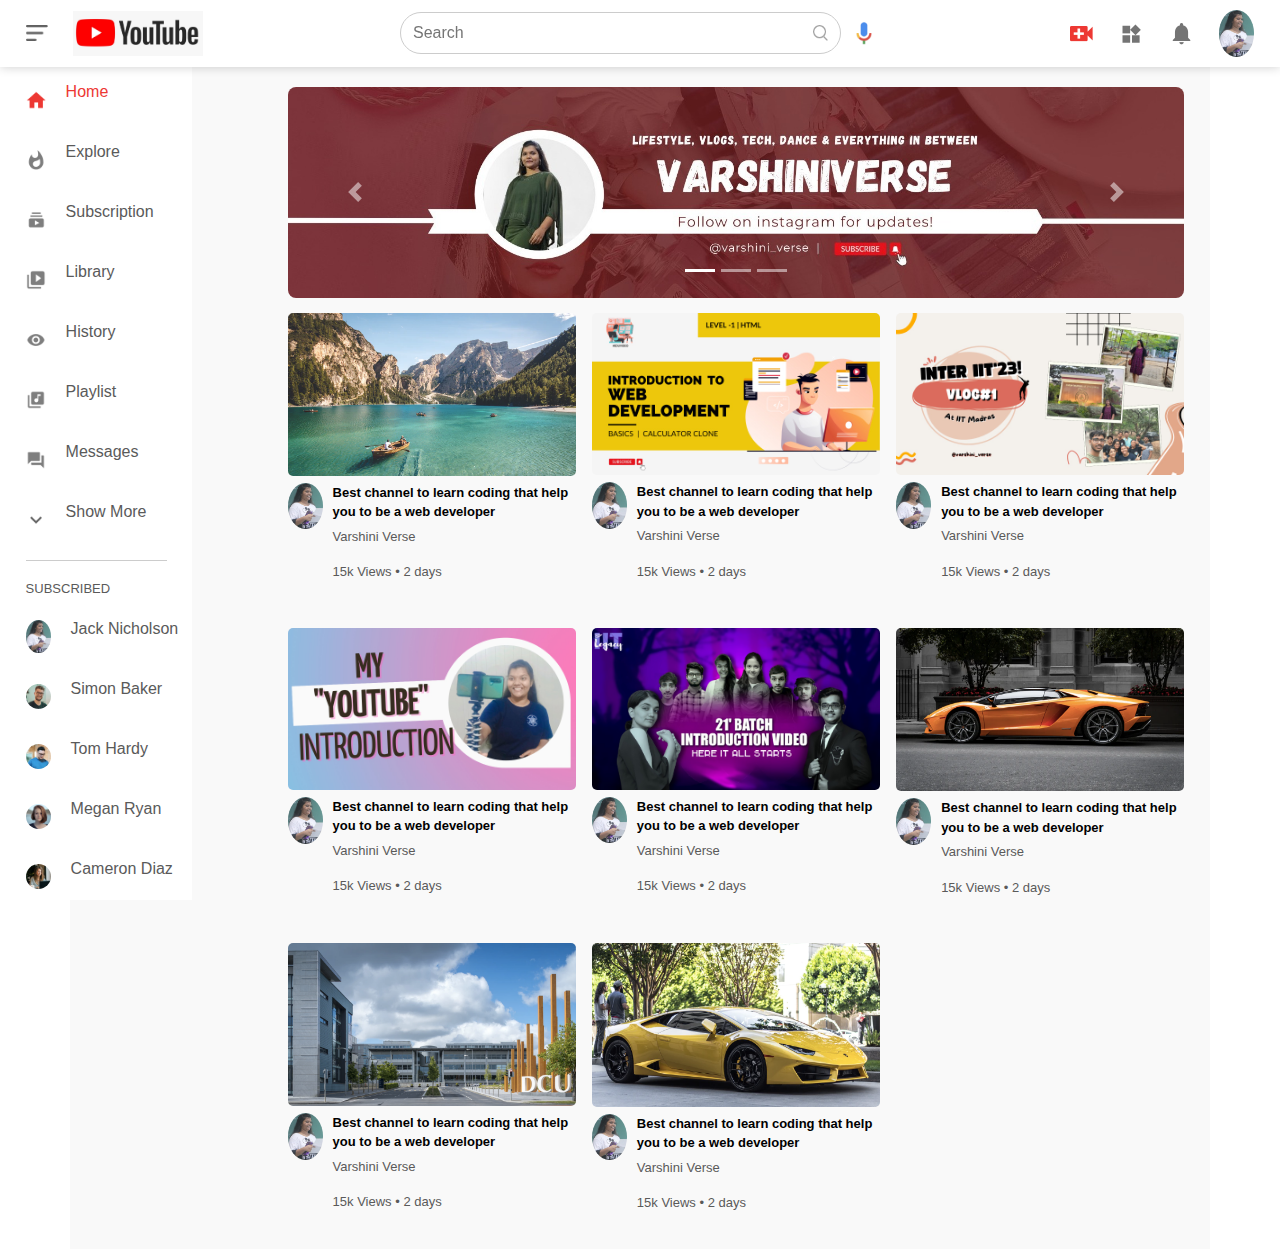
<file: index.html>
<!DOCTYPE html>
<html lang="en">
<head>
    <meta charset="UTF-8">
    <meta name="viewport" content="width=device-width, initial-scale=1.0">
    <link rel="stylesheet" href="https://stackpath.bootstrapcdn.com/bootstrap/4.5.2/css/bootstrap.min.css" integrity="sha384-JcKb8q3iqJ61gNV9KGb8thSsNjpSL0n8PARn9HuZOnIxN0hoP+VmmDGMN5t9UJ0Z" crossorigin="anonymous" />
    <script src="https://code.jquery.com/jquery-3.5.1.slim.min.js" integrity="sha384-DfXdz2htPH0lsSSs5nCTpuj/zy4C+OGpamoFVy38MVBnE+IbbVYUew+OrCXaRkfj" crossorigin="anonymous"></script>
    <script src="https://cdn.jsdelivr.net/npm/popper.js@1.16.1/dist/umd/popper.min.js" integrity="sha384-9/reFTGAW83EW2RDu2S0VKaIzap3H66lZH81PoYlFhbGU+6BZp6G7niu735Sk7lN" crossorigin="anonymous"></script>
    <script src="https://stackpath.bootstrapcdn.com/bootstrap/4.5.2/js/bootstrap.min.js" integrity="sha384-B4gt1jrGC7Jh4AgTPSdUtOBvfO8shuf57BaghqFfPlYxofvL8/KUEfYiJOMMV+rV" crossorigin="anonymous"></script>
    <link rel="stylesheet" href="style.css">
    <title>Video Sharing - Youtube Channel</title>
</head>
<body>
    <nav class="flex-div">
        <div class="nav-left flex-div">
             <img src="images/menu.png" class="menu-icon">
             <img src="images/logo.jpeg" class="logo">
        </div>
        <div class="nav-middle flex-div">
            <div class="search-box flex-div">
                <input type="text" placeholder="Search">
                <img src="images/search.png">
            </div>
            <img src="images/voice-search.png" class="mic-icon"> 
        </div>
        <div class="nav-right flex-div">
            <img src="images/upload.png">
            <img src="images/more.png">
            <img src="images/notification.png">
            <img src="images/jack.jpeg" class="user-icon">
        </div>
    </nav>    
    <!-- ---------------- sidebar------------ -->
    <div class="sidebar">
        <div class="shortcut-links">
            <a href=""><img src="images/home.png"><p>Home</p></a>
            <a href=""><img src="images/explore.png"><p>Explore</p></a>
            <a href=""><img src="images/subscriprion.png"><p>Subscription</p></a>
            <a href=""><img src="images/library.png"><p>Library</p></a>
            <a href=""><img src="images/history.png"><p>History</p></a>
            <a href=""><img src="images/playlist.png"><p>Playlist</p></a>
            <a href=""><img src="images/messages.png"><p>Messages</p></a>
            <a href=""><img src="images/show-more.png"><p>Show More</p></a>
            <hr> 
        </div>
        <div class="subscribed-list">
            <h3>SUBSCRIBED</h3>
            <a href=""><img src="images/jack.jpeg"><p>Jack Nicholson</p></a>
            <a href=""><img src="images/simon.png"><p>Simon Baker</p></a>
            <a href=""><img src="images/tom.png"><p>Tom Hardy</p></a>
            <a href=""><img src="images/megan.png"><p>Megan Ryan</p></a>
            <a href=""><img src="images/cameron.png"><p>Cameron Diaz</p></a>
        </div>
    </div>
    <!-- ------- main -------- -->
    <div class="container">
        <div id="carouselExampleIndicators" class="carousel slide" data-ride="carousel">
            <ol class="carousel-indicators">
              <li data-target="#carouselExampleIndicators" data-slide-to="0" class="active"></li>
              <li data-target="#carouselExampleIndicators" data-slide-to="1"></li>
              <li data-target="#carouselExampleIndicators" data-slide-to="2"></li>
            </ol>
            <div class="carousel-inner">
              <div class="carousel-item banner active">
                <img
                  src="images/banner.jpeg"
                  class="d-block w-100"
                  alt="..."
                />
              </div>
              <div class="carousel-item banner">
                <img
                  src="images/image2.jpeg"
                  class="d-block w-100"
                  alt="..."
                />
              </div>
              <div class="carousel-item banner">
                <img
                  src="images/image3.jpeg"
                  class="d-block w-100"
                  alt="..."
                />
              </div>
            </div>
            <a class="carousel-control-prev" href="#carouselExampleIndicators" role="button" data-slide="prev">
              <span class="carousel-control-prev-icon" aria-hidden="true"></span>
              <span class="sr-only">Previous</span>
            </a>
            <a class="carousel-control-next" href="#carouselExampleIndicators" role="button" data-slide="next">
              <span class="carousel-control-next-icon" aria-hidden="true"></span>
              <span class="sr-only">Next</span>
            </a>
          </div>
        <div class="list-container">
            <div class="vid-list">
                <a href="play-video.html"><img src="images/thumbnail1.png" class="thumbnail"></a>
                <div class="flex-div">
                    <img src="images/jack.jpeg">
                    <div class="vid-info">
                        <a href="play-video.html">Best channel to learn coding that help you to be a web developer</a>
                        <p>Varshini Verse</p>
                        <p>15k Views &bull; 2 days</p>
                    </div>
                </div>
            </div>
            <div class="vid-list">
                <a href=""><img src="images/thumbnail2.jpg" class="thumbnail"></a>
                <div class="flex-div">
                    <img src="images/jack.jpeg">
                    <div class="vid-info">
                        <a href="">Best channel to learn coding that help you to be a web developer</a>
                        <p>Varshini Verse</p>
                        <p>15k Views &bull; 2 days</p>
                    </div>
                </div>
            </div>
            <div class="vid-list">
                <a href=""><img src="images/thumbnail3.jpg" class="thumbnail"></a>
                <div class="flex-div">
                    <img src="images/jack.jpeg">
                    <div class="vid-info">
                        <a href="">Best channel to learn coding that help you to be a web developer</a>
                        <p>Varshini Verse</p>
                        <p>15k Views &bull; 2 days</p>
                    </div>
                </div>
            </div>
            <div class="vid-list">
                <a href=""><img src="images/thumbnail4.jpg" class="thumbnail"></a>
                <div class="flex-div">
                    <img src="images/jack.jpeg">
                    <div class="vid-info">
                        <a href="">Best channel to learn coding that help you to be a web developer</a>
                        <p>Varshini Verse</p>
                        <p>15k Views &bull; 2 days</p>
                    </div>
                </div>
            </div>
            <div class="vid-list">
                <a href=""><img src="images/thumbnail5.jpg" class="thumbnail"></a>
                <div class="flex-div">
                    <img src="images/jack.jpeg">
                    <div class="vid-info">
                        <a href="">Best channel to learn coding that help you to be a web developer</a>
                        <p>Varshini Verse</p>
                        <p>15k Views &bull; 2 days</p>
                    </div>
                </div>
            </div>
            <div class="vid-list">
                <a href=""><img src="images/thumbnail6.png" class="thumbnail"></a>
                <div class="flex-div">
                    <img src="images/jack.jpeg">
                    <div class="vid-info">
                        <a href="">Best channel to learn coding that help you to be a web developer</a>
                        <p>Varshini Verse</p>
                        <p>15k Views &bull; 2 days</p>
                    </div>
                </div>
            </div>
            <div class="vid-list">
                <a href=""><img src="images/thumbnail7.png" class="thumbnail"></a>
                <div class="flex-div">
                    <img src="images/jack.jpeg">
                    <div class="vid-info">
                        <a href="">Best channel to learn coding that help you to be a web developer</a>
                        <p>Varshini Verse</p>
                        <p>15k Views &bull; 2 days</p>
                    </div>
                </div>
            </div>
            <div class="vid-list">
                <a href=""><img src="images/thumbnail8.png" class="thumbnail"></a>
                <div class="flex-div">
                    <img src="images/jack.jpeg">
                    <div class="vid-info">
                        <a href="">Best channel to learn coding that help you to be a web developer</a>
                        <p>Varshini Verse</p>
                        <p>15k Views &bull; 2 days</p>
                    </div>
                </div>
            </div>
        </div>
    </div>
    <script src="script.js"></script>
</body>
</html>
</file>
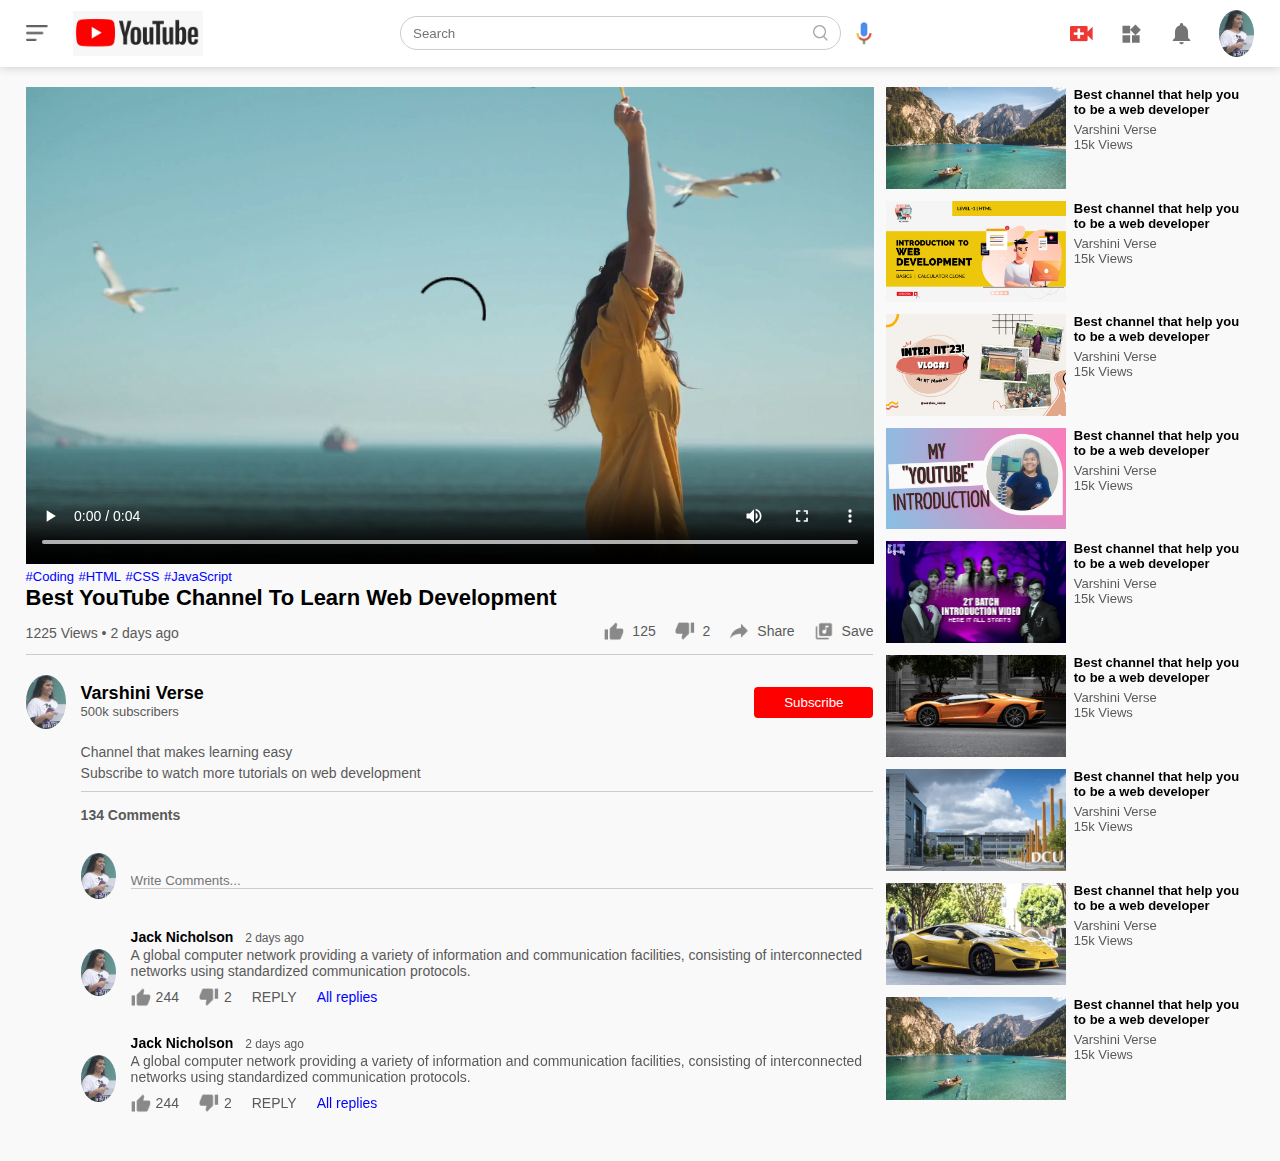
<file: play-video.html>
<!DOCTYPE html>
<html lang="en">
<head>
    <meta charset="UTF-8">
    <meta name="viewport" content="width=device-width, initial-scale=1.0">
    <link rel="stylesheet" href="style.css">
    <title>Play Video - YouTube Channel</title>
</head>
<body>
    <nav class="flex-div">
        <div class="nav-left flex-div">
             <img src="images/menu.png" class="menu-icon">
             <img src="images/logo.jpeg" class="logo">
        </div>
        <div class="nav-middle flex-div">
            <div class="search-box flex-div">
                <input type="text" placeholder="Search">
                <img src="images/search.png">
            </div>
            <img src="images/voice-search.png" class="mic-icon"> 
        </div>
        <div class="nav-right flex-div">
            <img src="images/upload.png">
            <img src="images/more.png">
            <img src="images/notification.png">
            <img src="images/jack.jpeg" class="user-icon">
        </div>
    </nav>
    <div class="container play-container">
        <div class="row">
            <div class="play-video">
                <video controls autoplay>
                    <source src="images/video.mp4" type="video/mp4">
                </video>
                <div class="tags">
                    <a href="">#Coding</a> <a href="">#HTML</a> <a href="">#CSS</a> <a href="">#JavaScript</a>
                </div>
                <h3>Best YouTube Channel To Learn Web Development</h3>
                <div class="play-video-info">
                    <p>1225 Views &bull; 2 days ago</p>
                    <div>
                        <a href=""><img src="images/like.png">125</a>
                        <a href=""><img src="images/dislike.png">2</a>
                        <a href=""><img src="images/share.png">Share</a>
                        <a href=""><img src="images/save.png">Save</a>
                    </div>
                </div>
                <hr>
                <div class="plublisher">
                    <img src="images/jack.jpeg">
                    <div>
                        <p>Varshini Verse</p>
                        <span>500k subscribers</span>
                    </div>
                    <button type="button">Subscribe</button>
                </div>
                <div class="vid-description">
                    <p>Channel that makes learning easy</p>
                    <p>Subscribe to watch more tutorials on web development</p>
                    <hr>
                    <h4>134 Comments</h4>
                    <div class="add-comment">
                        <img src="images/jack.jpeg">
                        <input type="text" placeholder="Write Comments...">
                    </div>
                    <div class="old-comment">
                        <img src="images/jack.jpeg">
                        <div>
                            <h3>Jack Nicholson <span>2 days ago</span></h3>
                            <p>A global computer network providing a variety of information and communication facilities, consisting of interconnected networks using standardized communication protocols.</p>
                            <div class="acomment-action">
                                <img src="images/like.png">
                                <span>244</span>
                                <img src="images/dislike.png">
                                <span>2</span>
                                <span>REPLY</span>
                                <a href="">All replies</a>
                            </div>
                        </div>
                    </div>
                    <div class="old-comment">
                        <img src="images/jack.jpeg">
                        <div>
                            <h3>Jack Nicholson <span>2 days ago</span></h3>
                            <p>A global computer network providing a variety of information and communication facilities, consisting of interconnected networks using standardized communication protocols.</p>
                            <div class="acomment-action">
                                <img src="images/like.png">
                                <span>244</span>
                                <img src="images/dislike.png">
                                <span>2</span>
                                <span>REPLY</span>
                                <a href="">All replies</a>
                            </div>
                        </div>
                    </div>
                </div>
            </div>
            <div class="right-sidebar">
                <div class="side-video-list">
                    <a href="" class="small-thumbnail"><img src="images/thumbnail1.png"></a>
                    <div class="vid-info">
                        <a href="">Best channel that help you to be a web developer</a>
                        <p>Varshini Verse</p>
                        <p>15k Views</p>
                    </div>
                </div>
                <div class="side-video-list">
                    <a href="" class="small-thumbnail"><img src="images/thumbnail2.jpg"></a>
                    <div class="vid-info">
                        <a href="">Best channel that help you to be a web developer</a>
                        <p>Varshini Verse</p>
                        <p>15k Views</p>
                    </div>
                </div>
                <div class="side-video-list">
                    <a href="" class="small-thumbnail"><img src="images/thumbnail3.jpg"></a>
                    <div class="vid-info">
                        <a href="">Best channel that help you to be a web developer</a>
                        <p>Varshini Verse</p>
                        <p>15k Views</p>
                    </div>
                </div>
                <div class="side-video-list">
                    <a href="" class="small-thumbnail"><img src="images/thumbnail4.jpg"></a>
                    <div class="vid-info">
                        <a href="">Best channel that help you to be a web developer</a>
                        <p>Varshini Verse</p>
                        <p>15k Views</p>
                    </div>
                </div>
                <div class="side-video-list">
                    <a href="" class="small-thumbnail"><img src="images/thumbnail5.jpg"></a>
                    <div class="vid-info">
                        <a href="">Best channel that help you to be a web developer</a>
                        <p>Varshini Verse</p>
                        <p>15k Views</p>
                    </div>
                </div>
                <div class="side-video-list">
                    <a href="" class="small-thumbnail"><img src="images/thumbnail6.png"></a>
                    <div class="vid-info">
                        <a href="">Best channel that help you to be a web developer</a>
                        <p>Varshini Verse</p>
                        <p>15k Views</p>
                    </div>
                </div>
                <div class="side-video-list">
                    <a href="" class="small-thumbnail"><img src="images/thumbnail7.png"></a>
                    <div class="vid-info">
                        <a href="">Best channel that help you to be a web developer</a>
                        <p>Varshini Verse</p>
                        <p>15k Views</p>
                    </div>
                </div>
                <div class="side-video-list">
                    <a href="" class="small-thumbnail"><img src="images/thumbnail8.png"></a>
                    <div class="vid-info">
                        <a href="">Best channel that help you to be a web developer</a>
                        <p>Varshini Verse</p>
                        <p>15k Views</p>
                    </div>
                </div>
                <div class="side-video-list">
                    <a href="" class="small-thumbnail"><img src="images/thumbnail1.png"></a>
                    <div class="vid-info">
                        <a href="">Best channel that help you to be a web developer</a>
                        <p>Varshini Verse</p>
                        <p>15k Views</p>
                    </div>
                </div>
            </div>
        </div>
    </div>
</body>
</html>
</file>
<file: style.css>
* {
    margin: 0;
    padding: 0;
    font-family: 'poppins',sans-serif;
    box-sizing: border-box;
}
a {
    text-decoration: none;
    color: #5a5a5a;
}
img {
    cursor: pointer;
}
.flex-div {
    display: flex;
    align-items: center;
}
nav {
    padding: 10px 2%;
    justify-content: space-between;
    box-shadow: 0 0 10px rgba(0, 0, 0, 0.2);
    background: #ffffff;
    position: sticky;
    top: 0;
    z-index: 10;
}
.nav-right img {
    width: 25px;
    margin-right: 25px;
}
.nav-right .user-icon {
    width: 35px;
    border-radius: 50%;
    margin-right: 0;
}
.nav-left .menu-icon {
    width: 22px;
    margin-right: 25px;
} 
.nav-left .logo {
     width: 130px;
}
.nav-middle .mic-icon {
    width: 16px;
}
.nav-middle .search-box {
    border: 1px solid #ccc;
    margin-right: 15px;
    padding: 8px 12px;
    border-radius: 25px;
}
.nav-middle .search-box input {
    width: 400px;
    border: 0;
    outline: 0;
    background: transparent;
}
.nav-middle .search-box img {
    width: 15px;
}
/* ------- sidebar ---------*/
.sidebar {
    background: #ffffff;
    width: 15%;
    height: 100vh;
    position: fixed;
    top: 0;
    padding-left: 2%;
    padding-top: 80px;
}
.shortcut-links a img {
    width: 20px;
    margin-right: 20px;
}
.shortcut-links a {
    display: flex;
    align-items: center;
    margin-bottom: 20px;
    width: fit-content;
    flex-wrap: wrap;
}
.shortcut-links a:first-child {
    color: #ed3833;
}
.sidebar hr {
    border: 0;
    height: 1px;
    background: #ccc;
    width: 85%;
}
.subscribed-list h3 {
    font-size: 13px;
    margin: 20px 0;
    color: #5a5a5a;
}
.subscribed-list a {
    display: flex;
    align-items: center;
    margin-bottom: 20px;
    width: fit-content;
    flex-wrap: wrap;
}
.subscribed-list a img {
    width: 25px;
    border-radius: 50%;
    margin-right: 20px;
}
.small-sidebar {
    width: 5px;
}
.small-sidebar a p {
    display: none;
}
.small-sidebar h3 {
    display: none;
}
.small-sidebar hr {
    width: 50%;
    margin-bottom: 25px;
}
/* ---------- main -----------*/
.container {
    background: #f9f9f9;
    padding-left: 17%;
    padding-right: 2%;
    padding-top: 20px;
    padding-bottom: 20px;
}
.large-container {
    padding-left: 7%;
}
.banner {
    width: 100%;
}
.banner img {
    width: 100%;
    border-radius: 8px;
}
.list-container {
    display: grid;
    grid-template-columns: repeat(auto-fit, minmax(250px, 1fr));
    grid-column-gap: 16px;
    grid-row-gap: 30px;
    margin-top: 15px;
}
.vid-list .thumbnail {
    width: 100%;
    border-radius: 5px;
}
.vid-list .flex-div {
    align-items: flex-start;
    margin-top: 7px;
}
.vid-list .flex-div img {
    width: 35px;
    margin-right: 10px;
    border-radius: 50%; 
}
.vid-info {
    color: #5a5a5a;
    font-size: 13px;
}
.vid-info a {
    color: #000;
    font-weight: 600;
    display: block;
    margin-bottom: 5px; 
}
@media (max-width: 900px) {
    .menu-icon {
        display: none;
    }
    .sidebar {
        display: none;
    }
    .container, .large-container {
        padding-left: 5%;
        padding-right: 5%;
    }
    .nav-right img {
        display: none;
    }
    .nav-right .user-icon {
        display: block;
        width: 30px;
    }
    .nav-middle .search-box input {
        width: 100px;
    }
    .nav-middle .mic-icon {
        display: none;
    }
    .logo {
        width: 90px;
    }
}
/* -----play video page -------- */
.play-container {
    padding-left: 2%;
}
.row {
    display: flex;
    justify-content: space-between;
    flex-wrap: wrap;
}
.play-video {
    flex-basis: 69%;
}
.right-sidebar {
    flex-basis: 30%;
}
.play-video video {
    width: 100%;
}
.side-video-list {
    display: flex;
    justify-content: space-between;
    margin-bottom: 8px;
}
.side-video-list img {
    width: 100%;
}
.side-video-list .small-thumbnail {
    flex-basis: 49%;
}
.side-video-list .vid-info {
    flex-basis: 49%;
}
.play-video .tags a {
    color: #0000ff;
    font-size: 13px;
}
.play-video h3 {
    font-weight: 600;
    font-size: 22px;
}
.play-video .play-video-info {
    display: flex;
    align-items: center;
    justify-content: space-between;
    flex-wrap: wrap;
    margin-top: 10px;
    font-size: 14px;
    color: #5a5a5a;
}
.play-video .play-video-info a img {
    width: 20px;
    margin-right: 8px;
}
.play-video .play-video-info a {
    display: inline-flex;
    align-items: center;
    margin-left: 15px;
}
.play-video hr {
    border: 0;
    height: 1px;
    background: #ccc;
    margin: 10px 0;
}
.plublisher {
    display: flex;
    align-items: center;
    margin-top: 20px;
}
.plublisher div {
    flex: 1;
    line-height: 18px;
}
.plublisher img {
    width: 40px;
    border-radius: 50%;
    margin-right: 15px;
}
.plublisher div p {
    color: #000;
    font-weight: 600;
    font-size: 18px;
}
.plublisher div span {
    font-size: 13px;
    color: #5a5a5a;
}
.plublisher button {
    background: red;
    color: #ffffff;
    padding: 8px 30px;
    border: 0;
    outline: 0;
    border-radius: 4px;
    cursor: pointer;
}
.vid-description {
    padding-left: 55px;
    margin: 15px 0;
}
.vid-description p {
    font-size: 14px;
    margin-bottom: 5px;
    color: #5a5a5a;
}
.vid-description h4 {
    font-size: 14px;
    color: #5a5a5a;
    margin-top: 15px;
}
.add-comment {
    display: flex;
    align-items: center;
    margin: 30px 0;
}
.add-comment img {
    width: 35px;
    border-radius: 50%;
    margin-right: 15px;
}
.add-comment input {
    border: 0;
    outline: 0;
    border-bottom: 1px solid #ccc;
    width: 100%;
    padding-top: 10px;
    background: transparent;
}
.old-comment {
    display: flex;
    align-items: center;
    margin: 20px 0;
}
.old-comment img {
    width: 35px;
    border-radius: 50%;
    margin-right: 15px;
}
.old-comment h3 {
    font-size: 14px;
    margin-bottom: 2px;
}
.old-comment h3 span {
    font-size: 12px;
    color: #5a5a5a;
    font-weight: 500;
    margin-left: 8px;
}
.old-comment .acomment-action {
    display: flex;
    align-items: center;
    margin: 8px 0;
    font-size: 14px;
}
.old-comment .acomment-action img {
    border-radius: 0;
    width: 20px;
    margin-right: 5px;
}
.old-comment .acomment-action span {
    margin-right: 20px;
    color: #5a5a5a;
}
.old-comment .acomment-action a {
    color: #0000ff; 
}
@media (max-width:900px) {
    .play-video {
        flex-basis: 100%;
    }
    .right-sidebar {
        flex-basis: 100%;
    }
    .play-container {
        padding-left: 5%;
    }
    .vid-description {
        padding-left: 0;
    }
    .play-video .play-video-info a {
        margin-left: 0;
        margin-right: 15px;
        margin-top: 15px;
    }
}
</file>
